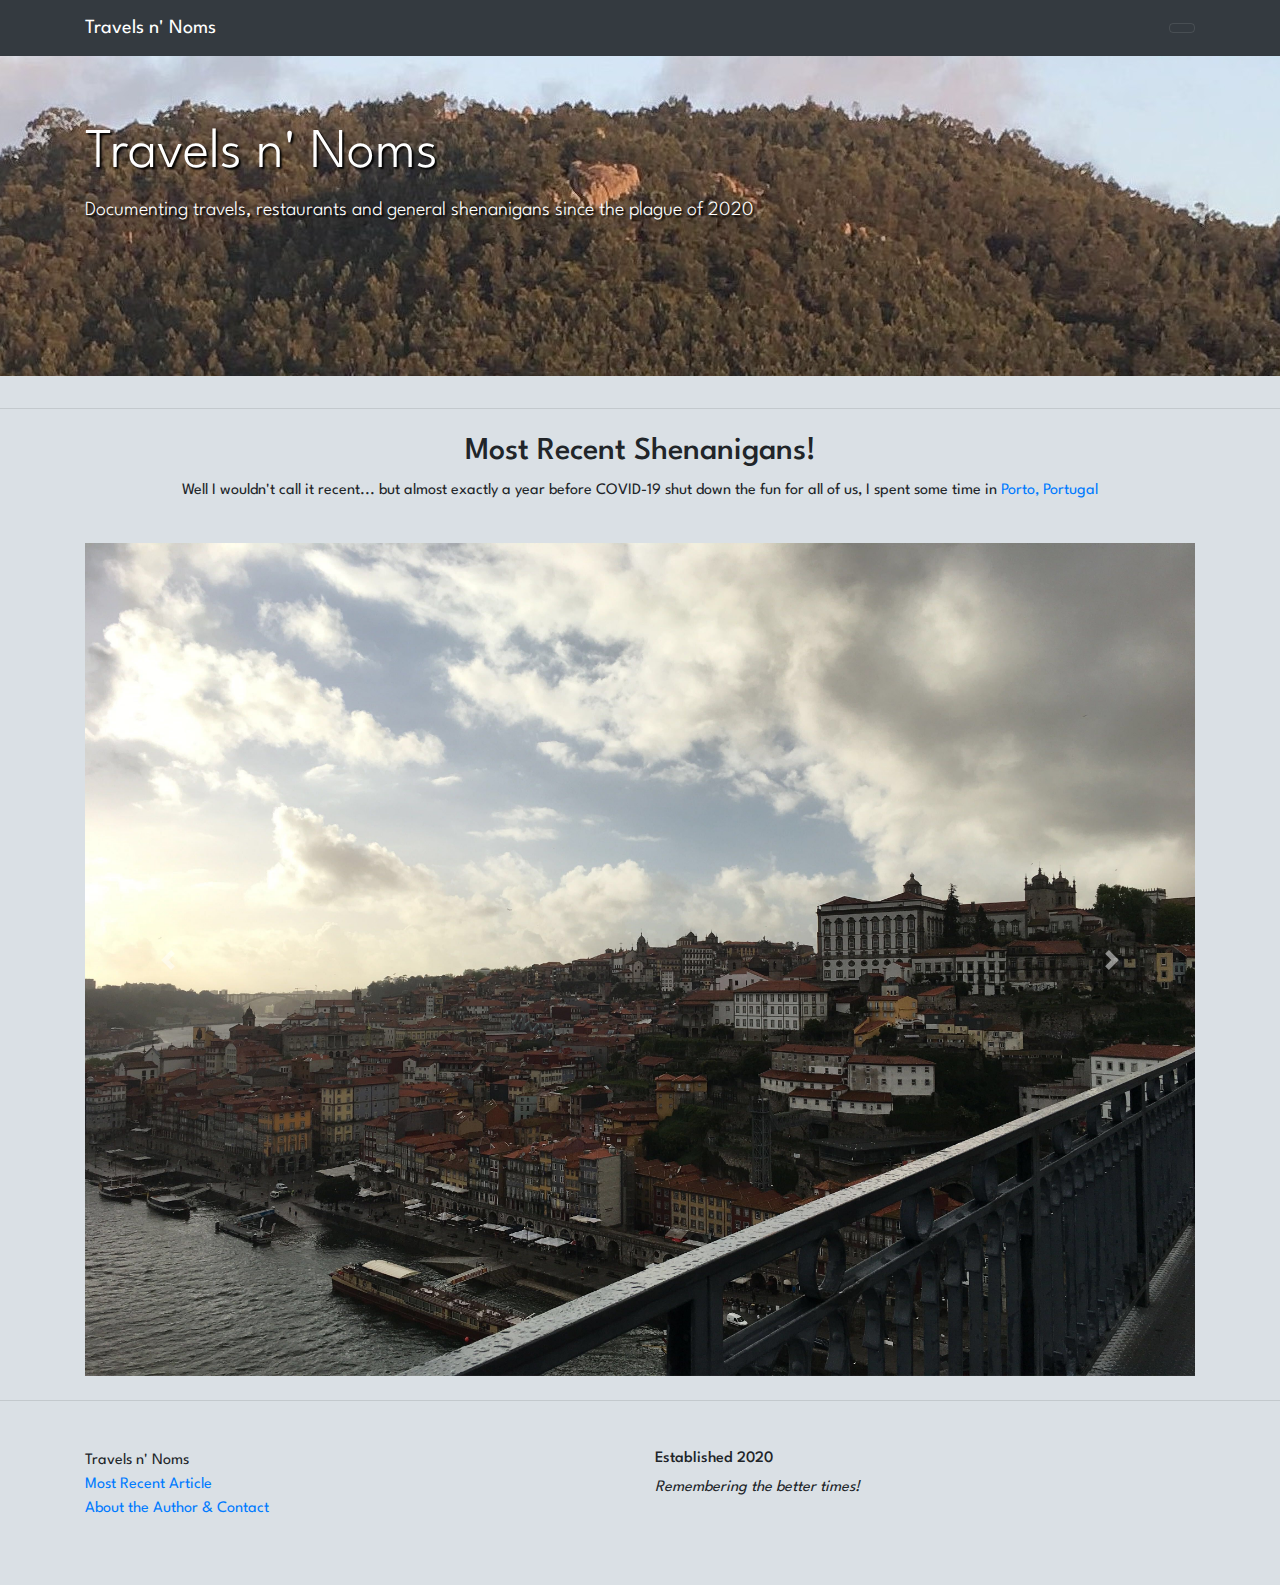
<file: index.html>
<!doctype html>
<html lang="en">
  <head>
    <meta charset="utf-8">
    <meta name="viewport" content="width=device-width, initial-scale=1, shrink-to-fit=no">
    <!-- Use of Google Fonts -->
    <link href="https://fonts.googleapis.com/css2?family=Spartan:wght@600&display=swap" rel="stylesheet">
    
    <!-- Use of Font Awesome -->
    <link rel="stylesheet" href="https://use.fontawesome.com/releases/v5.6.3/css/all.css" integrity="sha384-UHRtZLI+pbxtHCWp1t77Bi1L4ZtiqrqD80Kn4Z8NTSRyMA2Fd33n5dQ8lWUE00s/" crossorigin="anonymous">

    <!-- Bootstrap Link -->
    <link rel="stylesheet" href="https://stackpath.bootstrapcdn.com/bootstrap/4.4.1/css/bootstrap.min.css" integrity="sha384-Vkoo8x4CGsO3+Hhxv8T/Q5PaXtkKtu6ug5TOeNV6gBiFeWPGFN9MuhOf23Q9Ifjh" crossorigin="anonymous">

    <link rel="stylesheet" href="styles.css">
    <title>Travels n' Noms</title>
  </head>
  <body>
    <!-- Navbar -->
    <nav class="navbar navbar-dark bg-dark">
      <div class="container">
        <a class="navbar-brand" href="#">
          <!-- Use of Font Awesome -->
          <i class="fas fa-globe-americas"></i>
          Travels n' Noms
        </a>
        <button class="navbar-toggler toggler-example" type="button" data-toggle="collapse" data-target="#navbarSupportedContent1" aria-controls="navbarSupportedContent1" aria-expanded="false" aria-label="Toggle navigation">
            <span class="dark-blue-text">
                <i class="fas fa-bars fa-1x">

                </i>
            </span>
        </button>
      <div class="collapse navbar-collapse" id="navbarSupportedContent1">
        <ul class="navbar-nav mr-auto">
          <li class="nav-item active">
            <a class="nav-link" href="index.html">Home <span class="sr-only">(current)</span></a>
          </li>
          <li class="nav-item">
            <a class="nav-link" href="porto.html">Most Recent Article</a>
          </li>
          <li class="nav-item">
            <a class="nav-link" href="aboutcontact.html">About the Author & Contact</a>
          </li>
        </ul>
    </nav>
    </div>

    <!-- Jumbotron - Standard -->
    <div class="jumbotron jumbotron-standard jumbotron-fluid">
      <div class="container">
        <h1 class="display-4">Travels n' Noms</h1 class="display-4">
        <p class="lead">Documenting travels, restaurants and general shenanigans since the plague of 2020</p>
      </div>
    </div>

    <hr class="my-4">

    <div class="container">
      <div class="row">
        <div class="col text-center">
          <h2>Most Recent Shenanigans!</h2>
          <p>Well I wouldn't call it recent... but almost exactly a year before COVID-19 shut down the fun for all of us, I spent some time in <a href="porto.html">Porto, Portugal</a></p>
        </div>
      </div>
      
      <!-- Carousel -->
      <div id="carouselExampleControls" class="carousel slide mt-4" data-ride="carousel">
        <div class="carousel-inner">
          <div class="carousel-item active">
            <img src="Porto1.jpg" class="img-fluid" alt="Porto">
          </div>
          <div class="carousel-item">
            <img src="Porto2.jpg" class="img-fluid" alt="Clerigos">
          </div>
          <div class="carousel-item">
            <img src="Porto3.jpg" class="img-fluid" alt="Lello">
          </div>
      </div>
        <a class="carousel-control-prev" href="#carouselExampleControls" role="button" data-slide="prev">
          <span class="carousel-control-prev-icon" aria-hidden="true"></span>
          <span class="sr-only">Previous</span>
        </a>
        <a class="carousel-control-next" href="#carouselExampleControls" role="button" data-slide="next">
          <span class="carousel-control-next-icon" aria-hidden="true"></span>
          <span class="sr-only">Next</span>
        </a>
      </div>
    </div>

    <hr class="my-4">

    <!-- Footer -->
    <div class="container footer">
      <div class="row my-5">
        <div class="col-sm-6">
          <ul class="list-unstyled mt-6">
            <li>Travels n' Noms</li>
            <li><a href="porto.html">Most Recent Article</a></li>
            <li><a href="aboutcontact.html">About the Author & Contact</a></li>
          </ul>
        </div>
        <div class="col-sm-6">
          <h6>Established 2020</h6>
          <p class="mt-6"><em>Remembering the better times!</em></p>
        </div>
      </div>
    </div>

    <script src="https://code.jquery.com/jquery-3.4.1.slim.min.js" integrity="sha384-J6qa4849blE2+poT4WnyKhv5vZF5SrPo0iEjwBvKU7imGFAV0wwj1yYfoRSJoZ+n" crossorigin="anonymous"></script>
    <script src="https://cdn.jsdelivr.net/npm/popper.js@1.16.0/dist/umd/popper.min.js" integrity="sha384-Q6E9RHvbIyZFJoft+2mJbHaEWldlvI9IOYy5n3zV9zzTtmI3UksdQRVvoxMfooAo" crossorigin="anonymous"></script>
    <script src="https://stackpath.bootstrapcdn.com/bootstrap/4.4.1/js/bootstrap.min.js" integrity="sha384-wfSDF2E50Y2D1uUdj0O3uMBJnjuUD4Ih7YwaYd1iqfktj0Uod8GCExl3Og8ifwB6" crossorigin="anonymous"></script>
  </body>
</html>
</file>
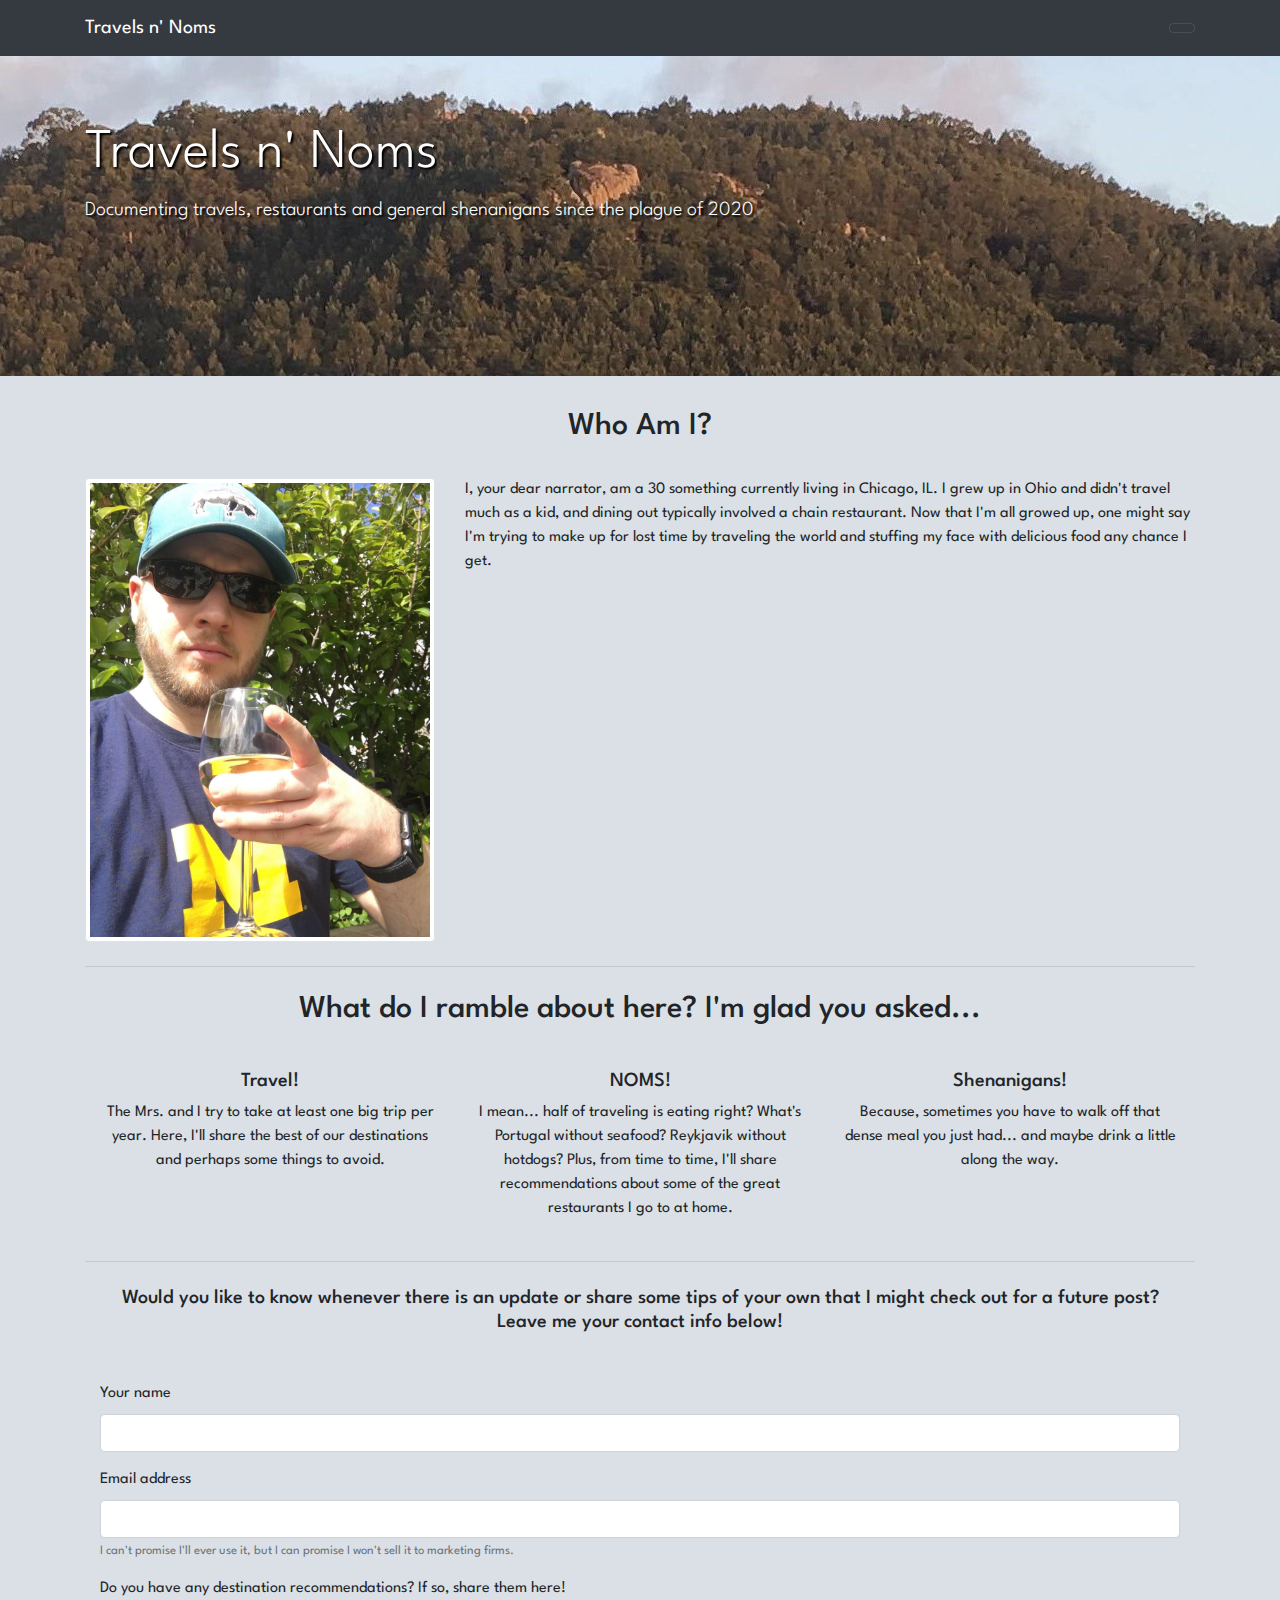
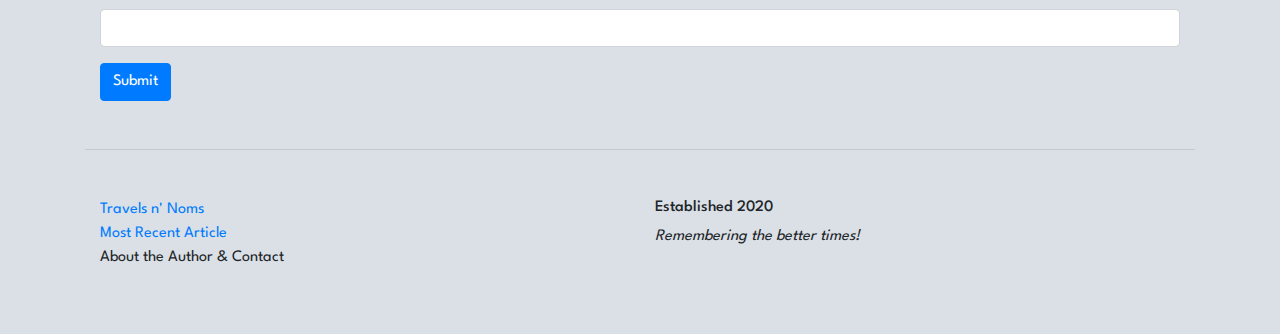
<file: aboutcontact.html>
<!doctype html>
<html lang="en">
  <head>

    <meta charset="utf-8">
    <meta name="viewport" content="width=device-width, initial-scale=1, shrink-to-fit=no">
    <!-- Use of Google Fonts -->
    <link href="https://fonts.googleapis.com/css2?family=Spartan:wght@600&display=swap" rel="stylesheet">
    
    <!-- Use of Font Awesome -->
    <link rel="stylesheet" href="https://use.fontawesome.com/releases/v5.6.3/css/all.css" integrity="sha384-UHRtZLI+pbxtHCWp1t77Bi1L4ZtiqrqD80Kn4Z8NTSRyMA2Fd33n5dQ8lWUE00s/" crossorigin="anonymous">

    <!-- Bootstrap Link -->
    <link rel="stylesheet" href="https://stackpath.bootstrapcdn.com/bootstrap/4.4.1/css/bootstrap.min.css" integrity="sha384-Vkoo8x4CGsO3+Hhxv8T/Q5PaXtkKtu6ug5TOeNV6gBiFeWPGFN9MuhOf23Q9Ifjh" crossorigin="anonymous">

    <link rel="stylesheet" href="styles.css">

    <title>Travels n' Noms</title>
  </head>
  <body>
    <!-- Navbar -->
    <nav class="navbar navbar-dark bg-dark">
      <div class="container">
        <a class="navbar-brand" href="#">
          <!-- Use of Font Awesome -->
          <i class="fas fa-globe-americas"></i>  
          Travels n' Noms
        </a>
        <button class="navbar-toggler toggler-example" type="button" data-toggle="collapse" data-target="#navbarSupportedContent1" aria-controls="navbarSupportedContent1" aria-expanded="false" aria-label="Toggle navigation">
            <span class="dark-blue-text">
                <i class="fas fa-bars fa-1x">

                </i>
            </span>
        </button>
      <div class="collapse navbar-collapse" id="navbarSupportedContent1">
        <ul class="navbar-nav mr-auto">
          <li class="nav-item active">
            <a class="nav-link" href="index.html">Home</a>
          </li>
          <li class="nav-item">
            <a class="nav-link" href="porto.html">Most Recent Article</a>
          </li>
          <li class="nav-item">
            <a class="nav-link" href="aboutcontact.html">About the Author & Contact <span class="sr-only">(current)</span></a>
          </li>
        </ul>
    </nav>

    <!-- Jumbotron - Standard -->
    <div class="jumbotron jumbotron-standard jumbotron-fluid">
      <div class="container">
        <h1 class="display-4">Travels n' Noms</h1 class="display-4">
        <p class="lead">Documenting travels, restaurants and general shenanigans since the plague of 2020</p>
      </div>
    </div>

    <!-- Content -->
    <div class="container">
      <div class="row">
        <div class="col text-center">
          <h2>Who Am I?</h2>
        </div>
      </div>
        <div class="row mt-4">
          <div class="col-md-4 text-center me">
            <!-- Image Manipulation -->
            <img src="me.jpg" class="img-fluid img-thumbnail">
          </div>
          <div class="col-md-8 text-left">
            <p>I, your dear narrator, am a 30 something currently living in Chicago, IL.  I grew up in Ohio and didn't travel much as a kid, and dining out typically involved a chain restaurant. Now that I'm all growed up, one might say I'm trying to make up for lost time by traveling the world and stuffing my face with delicious food any chance I get.</p>
          </div>
      </div>

    <hr class="my-4">

    <div class="container">
      <div class="row">
        <div class="col text-center">
          <h2>What do I ramble about here? I'm glad you asked...</h2>
        </div>
      </div>
      <div class="row mt-4">
        <div class="col-md-4 text-center">
          <!-- Use of Font Awesome -->
          <h1><i class="fas fa-plane"></i></h1>
          <h5>Travel!</h5>
          <p>The Mrs. and I try to take at least one big trip per year.  Here, I'll share the best of our destinations and perhaps some things to avoid.</p>
        </div>
        <div class="col-md-4 text-center">
          <!-- Use of Font Awesome -->
          <h1><i class="fas fa-utensils"></i></h1>
          <h5>NOMS!</h5>
          <p>I mean... half of traveling is eating right?  What's Portugal without seafood?  Reykjavik without hotdogs? Plus, from time to time, I'll share recommendations about some of the great restaurants I go to at home.</p>
        </div>
        <div class="col-md-4 text-center">
          <!-- Use of Font Awesome -->
          <h1><i class="fas fa-wine-bottle"></i></i></h1>
          <h5>Shenanigans!</h5>
          <p>Because, sometimes you have to walk off that dense meal you just had... and maybe drink a little along the way.</p>
        </div>
      </div>
    </div>

    <hr class="my-4">
    
    <!-- Form/Netlify Form -->
    <div class="container text-center">
      <h5>Would you like to know whenever there is an update or share some tips of your own that I might check out for a future post?  Leave me your contact info below!</h1>
    </div>

    <div class="container my-5">
      <form netlify>
        <div class="form-group">
          <label for="name">Your name</label>
          <input type="text" class="form-control" id="name" name="name">
        </div>
        <div class="form-group">
          <label for="email">Email address</label>
          <input type="email" class="form-control" id="email" name="email">
          <small class="form-text text-muted">I can't promise I'll ever use it, but I can promise I won't sell it to marketing firms.</small>
        </div>
        <div class="form-group">
          <label for="username">Do you have any destination recommendations?  If so, share them here!</label>
          <input type="username" class="form-control" id="username" name="username">
        </div>
        <button type="submit" class="btn btn-primary">Submit</button>
      </form>
    </div>

    <hr class="my-4">

    <!-- Footer -->
    <div class="container footer">
      <div class="row my-5">
        <div class="col-sm-6">
          <ul class="list-unstyled mt-6">
            <li><a href="index.html">Travels n' Noms</a></li>
            <li><a href="porto.html">Most Recent Article</a></li>
            <li>About the Author & Contact</li>
          </ul>
        </div>
        <div class="col-sm-6">
          <h6>Established 2020</h6>
          <p class="mt-6"><em>Remembering the better times!</em></p>
        </div>
      </div>
    </div>

    <script src="https://code.jquery.com/jquery-3.4.1.slim.min.js" integrity="sha384-J6qa4849blE2+poT4WnyKhv5vZF5SrPo0iEjwBvKU7imGFAV0wwj1yYfoRSJoZ+n" crossorigin="anonymous"></script>
    <script src="https://cdn.jsdelivr.net/npm/popper.js@1.16.0/dist/umd/popper.min.js" integrity="sha384-Q6E9RHvbIyZFJoft+2mJbHaEWldlvI9IOYy5n3zV9zzTtmI3UksdQRVvoxMfooAo" crossorigin="anonymous"></script>
    <script src="https://stackpath.bootstrapcdn.com/bootstrap/4.4.1/js/bootstrap.min.js" integrity="sha384-wfSDF2E50Y2D1uUdj0O3uMBJnjuUD4Ih7YwaYd1iqfktj0Uod8GCExl3Og8ifwB6" crossorigin="anonymous"></script>
  </body>
</html>
</file>
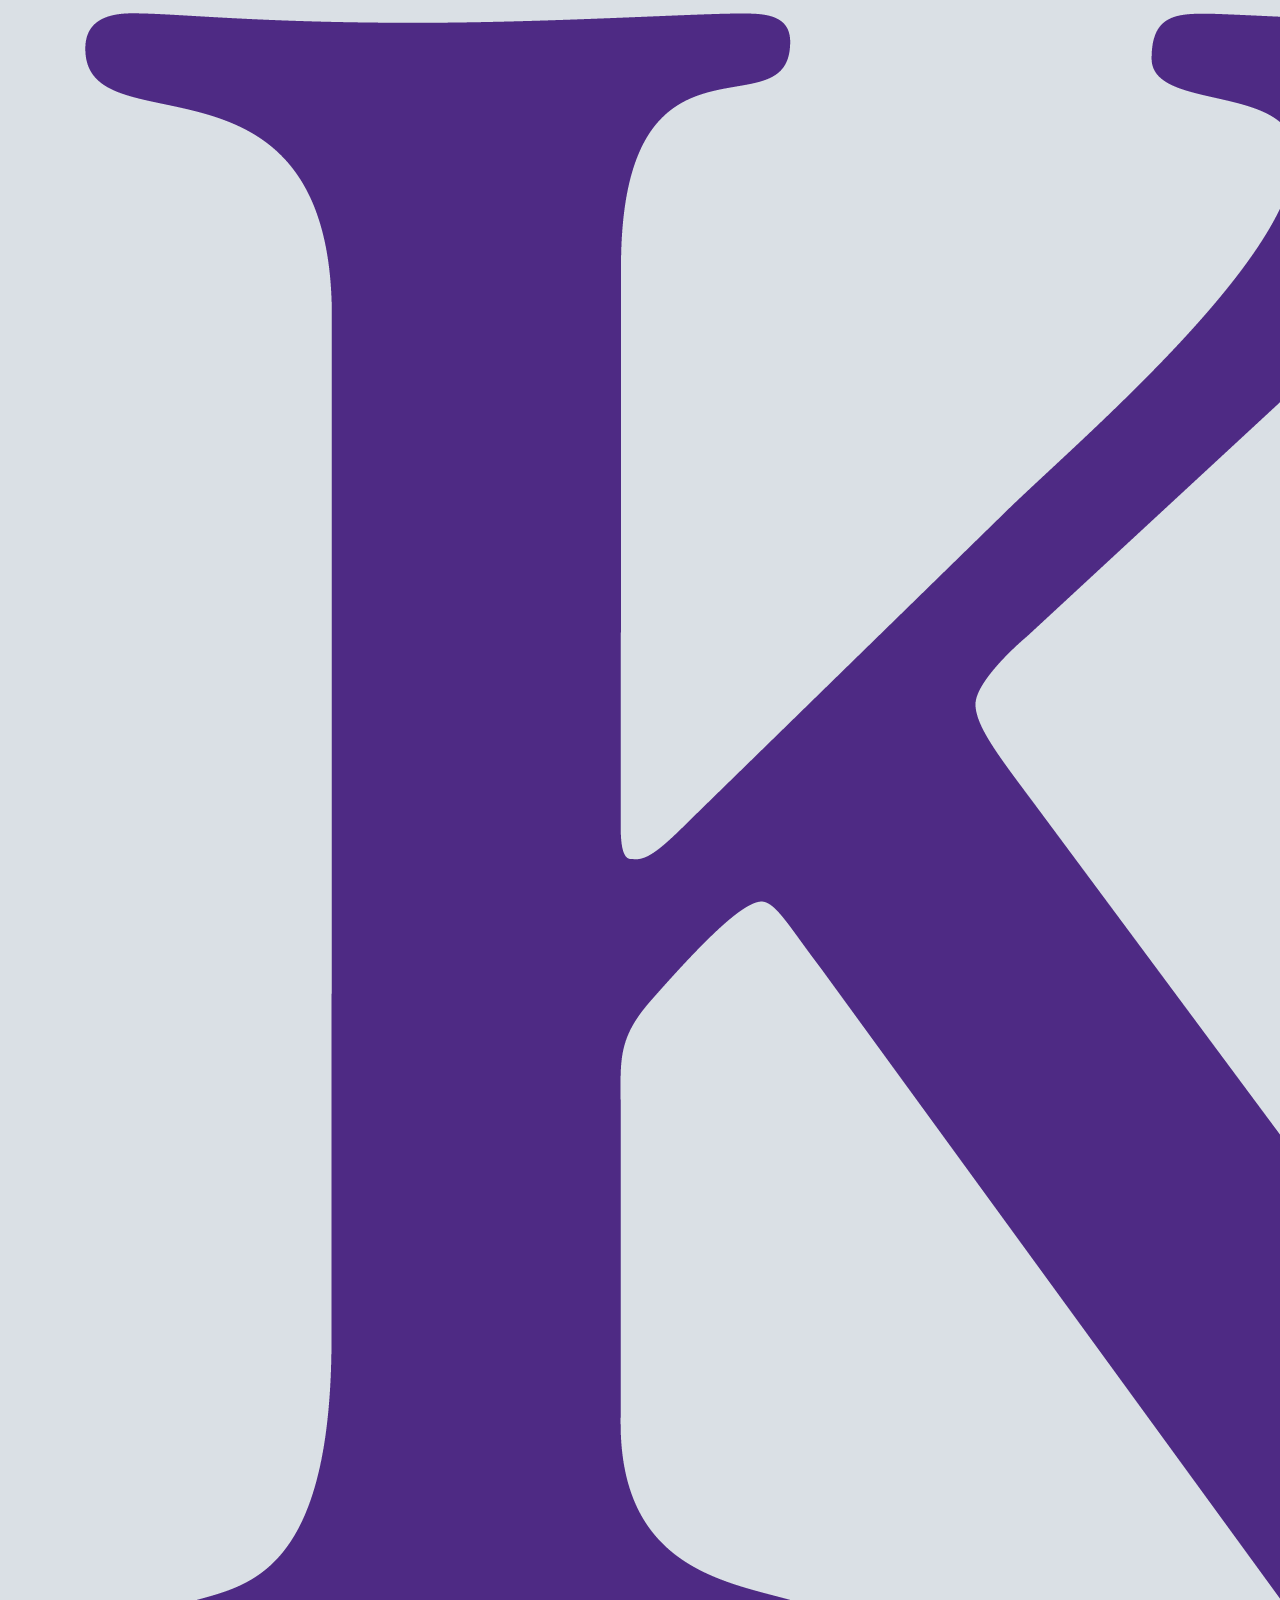
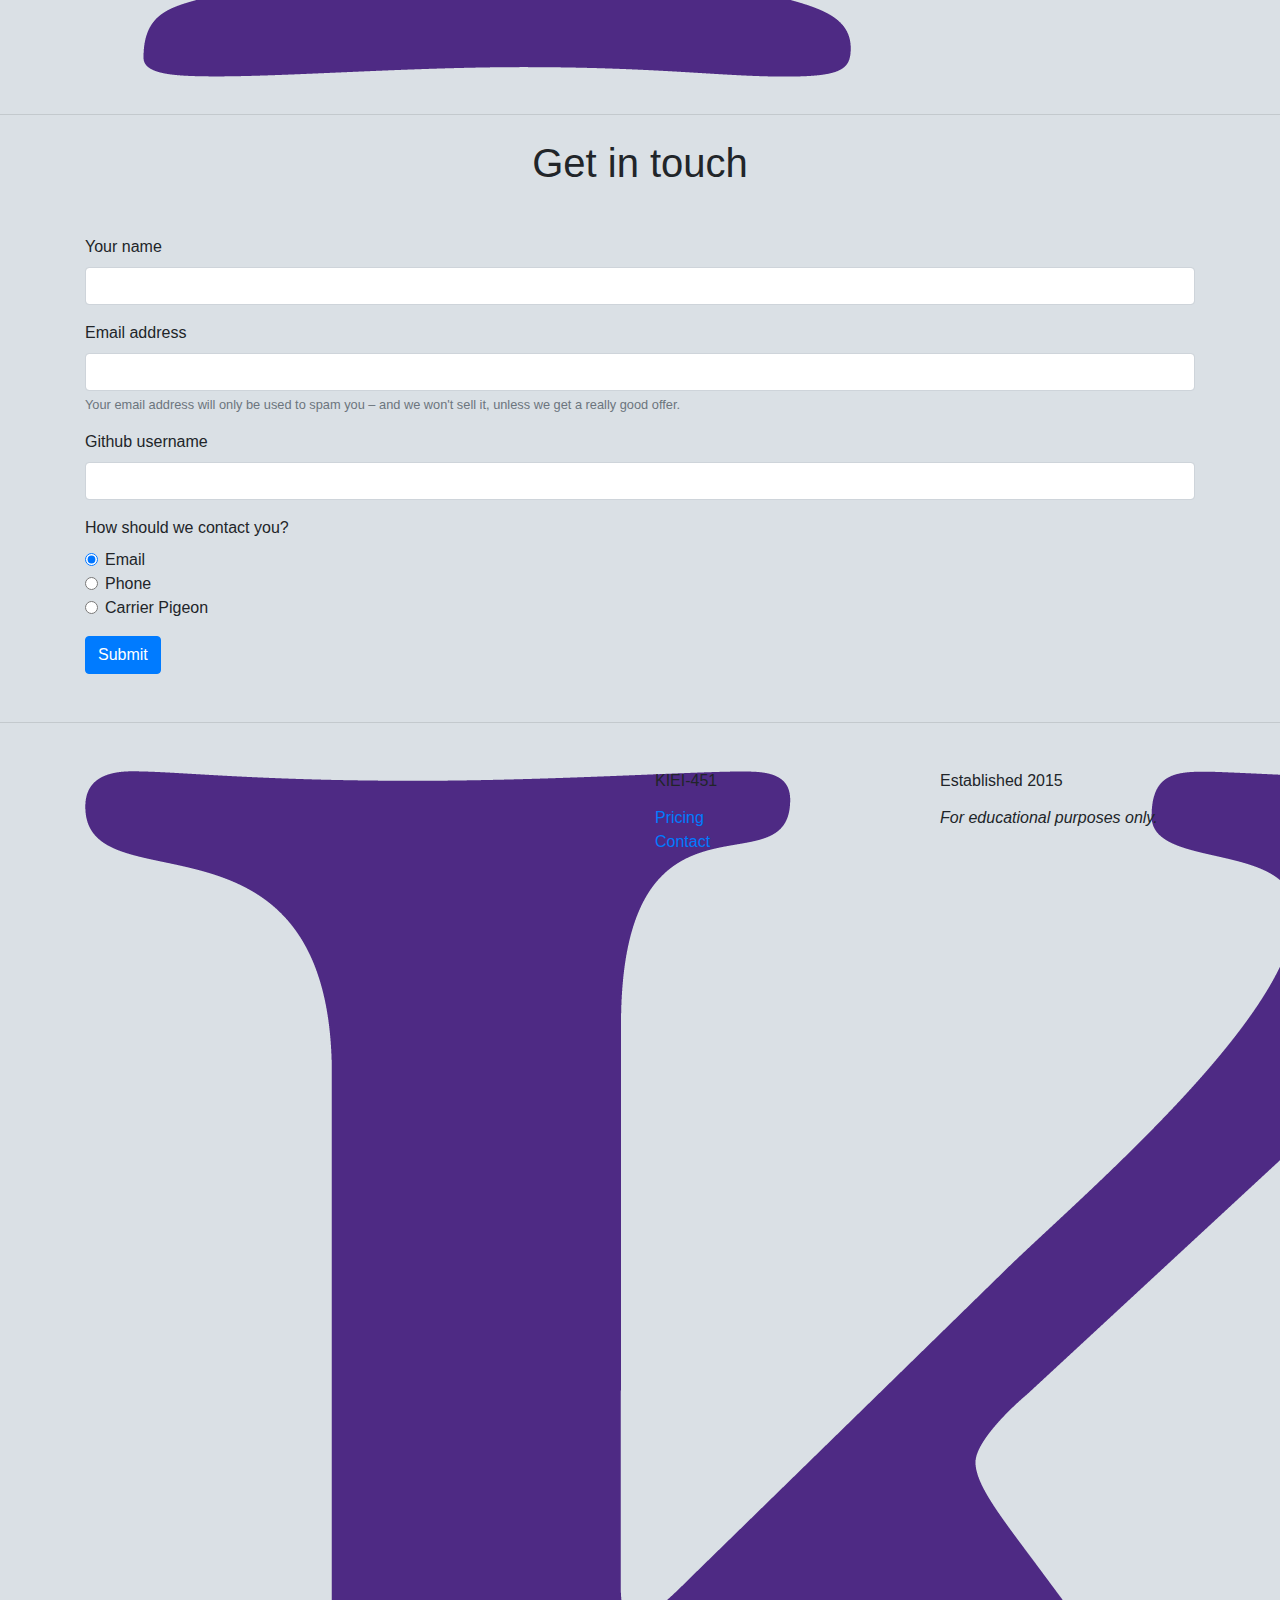
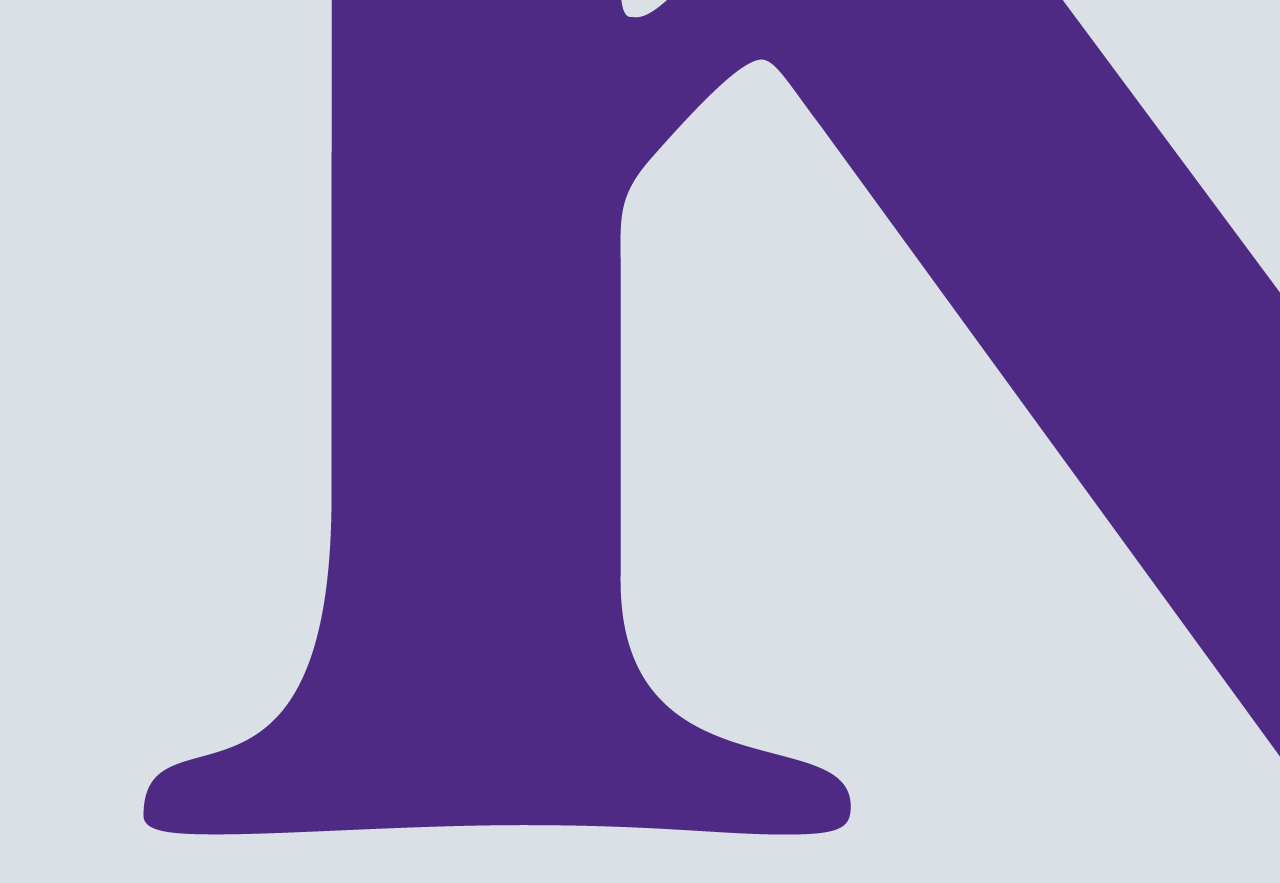
<file: contact.html>
<!-- I started with the Bootstrap starter template  -->
<!-- https://getbootstrap.com/docs/4.4/getting-started/introduction/#starter-template -->
<!doctype html>
<html lang="en">
  <head>
    <!-- Required meta tags -->
    <meta charset="utf-8">
    <meta name="viewport" content="width=device-width, initial-scale=1, shrink-to-fit=no">

    <!-- Google Fonts -->
    <link href="https://fonts.googleapis.com/css?family=Raleway|Roboto+Slab|Permanent+Marker&display=swap" rel="stylesheet">
    
    <!-- Font Awesome -->
    <link rel="stylesheet" href="https://use.fontawesome.com/releases/v5.6.3/css/all.css" integrity="sha384-UHRtZLI+pbxtHCWp1t77Bi1L4ZtiqrqD80Kn4Z8NTSRyMA2Fd33n5dQ8lWUE00s/" crossorigin="anonymous">

    <!-- Bootstrap CSS -->
    <link rel="stylesheet" href="https://stackpath.bootstrapcdn.com/bootstrap/4.4.1/css/bootstrap.min.css" integrity="sha384-Vkoo8x4CGsO3+Hhxv8T/Q5PaXtkKtu6ug5TOeNV6gBiFeWPGFN9MuhOf23Q9Ifjh" crossorigin="anonymous">

    <!-- My own CSS -->
    <link rel="stylesheet" href="styles.css">

    <title>Hello, KIEI-451!</title>
  </head>
  <body>
    <!-- Navbar -->
    <!-- https://getbootstrap.com/docs/4.4/components/navbar -->
    <!-- I'm using the "navbar-light" color scheme, and a custom background color, defined in my styles.css -->
    <!-- Because the navbar has a "container" inside, it has gutters (spacing) on the left and right -->
    <!-- https://getbootstrap.com/docs/4.4/components/navbar/#containers -->
    <nav class="navbar navbar-expand-lg navbar-light">
      <div class="container">
        <a class="navbar-brand" href="#">
          <img src="K_RGB.png" class="d-inline-block align-middle">
          KIEI-451
        </a>
        <button class="navbar-toggler" type="button" data-toggle="collapse" data-target="#navbarNavAltMarkup" aria-controls="navbarNavAltMarkup" aria-expanded="false" aria-label="Toggle navigation">
          <span class="navbar-toggler-icon"></span>
        </button>
        <div class="collapse navbar-collapse" id="navbarNavAltMarkup">
          <!-- The "ml-auto" means - set the left margin as high as you can, automatically -->
          <!-- This causes the links to move to the right -->
          <!-- https://getbootstrap.com/docs/4.4/utilities/flex/#auto-margins -->
          <div class="navbar-nav mr-auto">
            <a class="nav-item nav-link" href="index.html">Home <span class="sr-only">(current)</span></a>
            <a class="nav-item nav-link active" href="pricing.html">Pricing</a>
          </div>
          <div class="navbar-nav ml-auto">
            <a class="btn btn-outline-info" href="contact.html">Contact Us</a>
          </div>
        </div>
      </div>
    </nav>

    <hr class="my-4">

    <div class="container text-center">
      <h1>Get in touch</h1>
    </div>

    <div class="container my-5">
      <form netlify>
        <div class="form-group">
          <label for="name">Your name</label>
          <input type="text" class="form-control" id="name" name="name">
        </div>
        <div class="form-group">
          <label for="email">Email address</label>
          <input type="email" class="form-control" id="email" name="email">
          <small class="form-text text-muted">Your email address will only be used to spam you – and we won't sell it, unless we get a really good offer.</small>
        </div>
        <div class="form-group">
          <label for="username">Github username</label>
          <input type="username" class="form-control" id="username" name="username">
        </div>
        <div class="form-group">
          <label>How should we contact you?</label>
          <div class="form-check">
            <input class="form-check-input" type="radio" name="contactMethod" id="contactEmail" value="email" checked>
            <label class="form-check-label" for="contactEmail">
              Email
            </label>
          </div>
          <div class="form-check">
            <input class="form-check-input" type="radio" name="contactMethod" id="contactPhone" value="phone">
            <label class="form-check-label" for="contactPhone">
              Phone
            </label>
          </div>
          <div class="form-check">
            <input class="form-check-input" type="radio" name="contactMethod" id="contactPigeon" value="pigeon">
            <label class="form-check-label" for="contactPigeon">
              Carrier Pigeon
            </label>
          </div>
        </div>
        <button type="submit" class="btn btn-primary">Submit</button>
      </form>
    </div>

    <hr class="my-4">

    <!-- Footer, just another grid, with a class added for custom styling -->
    <div class="container footer">
      <div class="row my-5">
        <div class="col-sm-6">
          <img src="K_RGB.png">
        </div>
        <div class="col-sm-3">
          <h6>KIEI-451</h6>
          <ul class="list-unstyled mt-3">
            <li><a href="pricing.html">Pricing</a></li>
            <li><a href="contact.html">Contact</a></li>
          </ul>
        </div>
        <div class="col-sm-3">
          <h6>Established 2015</h6>
          <p class="mt-3"><em>For educational purposes only.</em></p>
        </div>
      </div>
    </div>

    <!-- Optional JavaScript -->
    <!-- jQuery first, then Popper.js, then Bootstrap JS -->
    <script src="https://code.jquery.com/jquery-3.4.1.slim.min.js" integrity="sha384-J6qa4849blE2+poT4WnyKhv5vZF5SrPo0iEjwBvKU7imGFAV0wwj1yYfoRSJoZ+n" crossorigin="anonymous"></script>
    <script src="https://cdn.jsdelivr.net/npm/popper.js@1.16.0/dist/umd/popper.min.js" integrity="sha384-Q6E9RHvbIyZFJoft+2mJbHaEWldlvI9IOYy5n3zV9zzTtmI3UksdQRVvoxMfooAo" crossorigin="anonymous"></script>
    <script src="https://stackpath.bootstrapcdn.com/bootstrap/4.4.1/js/bootstrap.min.js" integrity="sha384-wfSDF2E50Y2D1uUdj0O3uMBJnjuUD4Ih7YwaYd1iqfktj0Uod8GCExl3Og8ifwB6" crossorigin="anonymous"></script>
  </body>
</html>
</file>
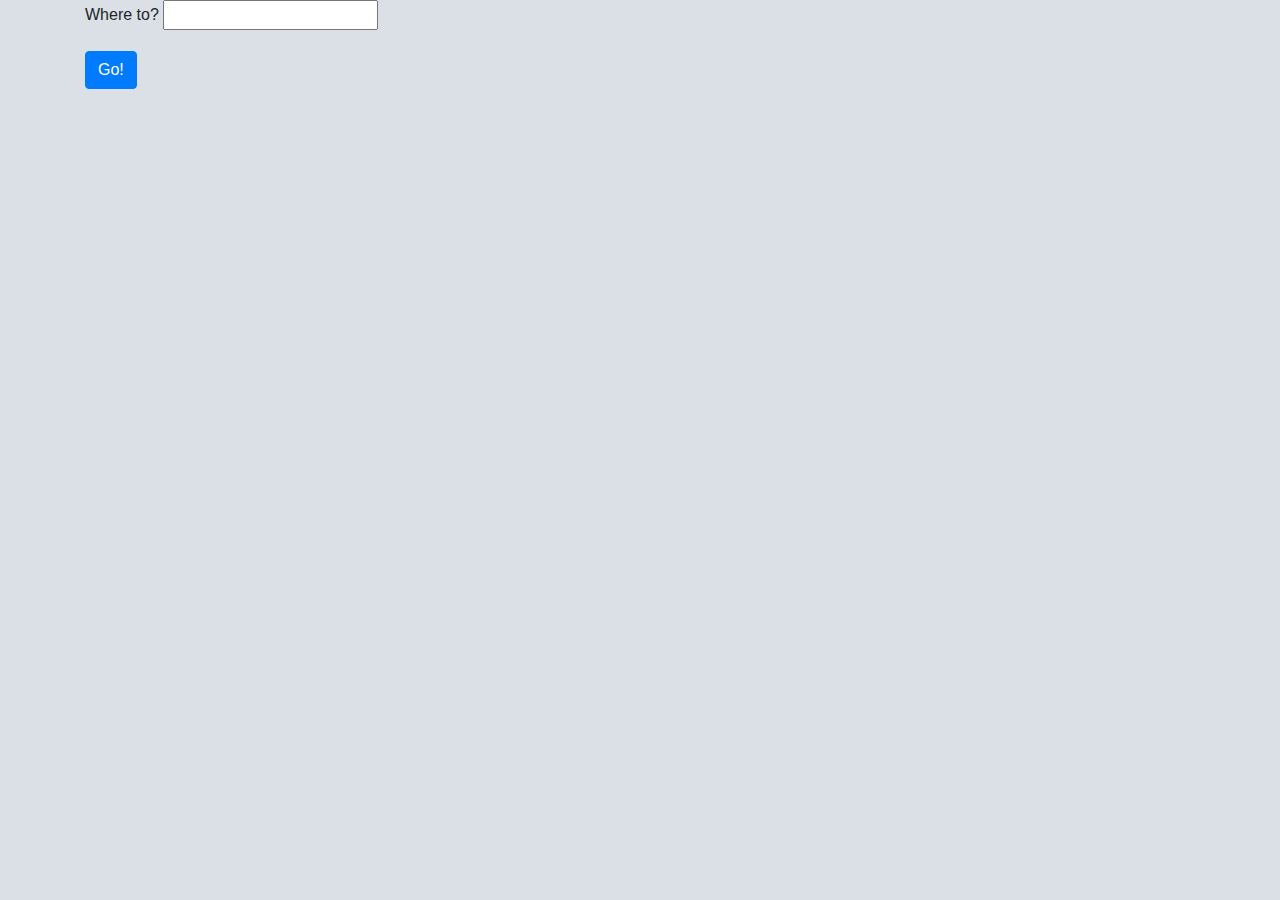
<file: forms.html>
<!-- I started with the Bootstrap starter template  -->
<!-- https://getbootstrap.com/docs/4.4/getting-started/introduction/#starter-template -->
<!doctype html>
<html lang="en">

<head>
  <!-- Required meta tags -->
  <meta charset="utf-8">
  <meta name="viewport" content="width=device-width, initial-scale=1, shrink-to-fit=no">

  <!-- Google Fonts -->
  <link href="https://fonts.googleapis.com/css?family=Raleway|Roboto+Slab|Permanent+Marker&display=swap"
    rel="stylesheet">

  <!-- Font Awesome -->
  <link rel="stylesheet" href="https://use.fontawesome.com/releases/v5.6.3/css/all.css"
    integrity="sha384-UHRtZLI+pbxtHCWp1t77Bi1L4ZtiqrqD80Kn4Z8NTSRyMA2Fd33n5dQ8lWUE00s/" crossorigin="anonymous">

  <!-- Bootstrap CSS -->
  <link rel="stylesheet" href="https://stackpath.bootstrapcdn.com/bootstrap/4.4.1/css/bootstrap.min.css"
    integrity="sha384-Vkoo8x4CGsO3+Hhxv8T/Q5PaXtkKtu6ug5TOeNV6gBiFeWPGFN9MuhOf23Q9Ifjh" crossorigin="anonymous">

  <!-- My own CSS -->
  <link rel="stylesheet" href="styles.css">

  <title>Hello, KIEI-451!</title>
</head>
<body>

  <div class="container">
    <form action="https://maps.google.com">
      <div class="form-group">
        <label>Where to?</label>
        <input type="text" name="q">
      </div>
      <button type="submit" class="btn btn-primary">Go!</button>
    </form>
  </div>
  
  <!-- Optional JavaScript -->
  <!-- jQuery first, then Popper.js, then Bootstrap JS -->
  <script src="https://code.jquery.com/jquery-3.4.1.slim.min.js"
    integrity="sha384-J6qa4849blE2+poT4WnyKhv5vZF5SrPo0iEjwBvKU7imGFAV0wwj1yYfoRSJoZ+n"
    crossorigin="anonymous"></script>
  <script src="https://cdn.jsdelivr.net/npm/popper.js@1.16.0/dist/umd/popper.min.js"
    integrity="sha384-Q6E9RHvbIyZFJoft+2mJbHaEWldlvI9IOYy5n3zV9zzTtmI3UksdQRVvoxMfooAo"
    crossorigin="anonymous"></script>
  <script src="https://stackpath.bootstrapcdn.com/bootstrap/4.4.1/js/bootstrap.min.js"
    integrity="sha384-wfSDF2E50Y2D1uUdj0O3uMBJnjuUD4Ih7YwaYd1iqfktj0Uod8GCExl3Og8ifwB6"
    crossorigin="anonymous"></script>
</body>

</html>
</file>
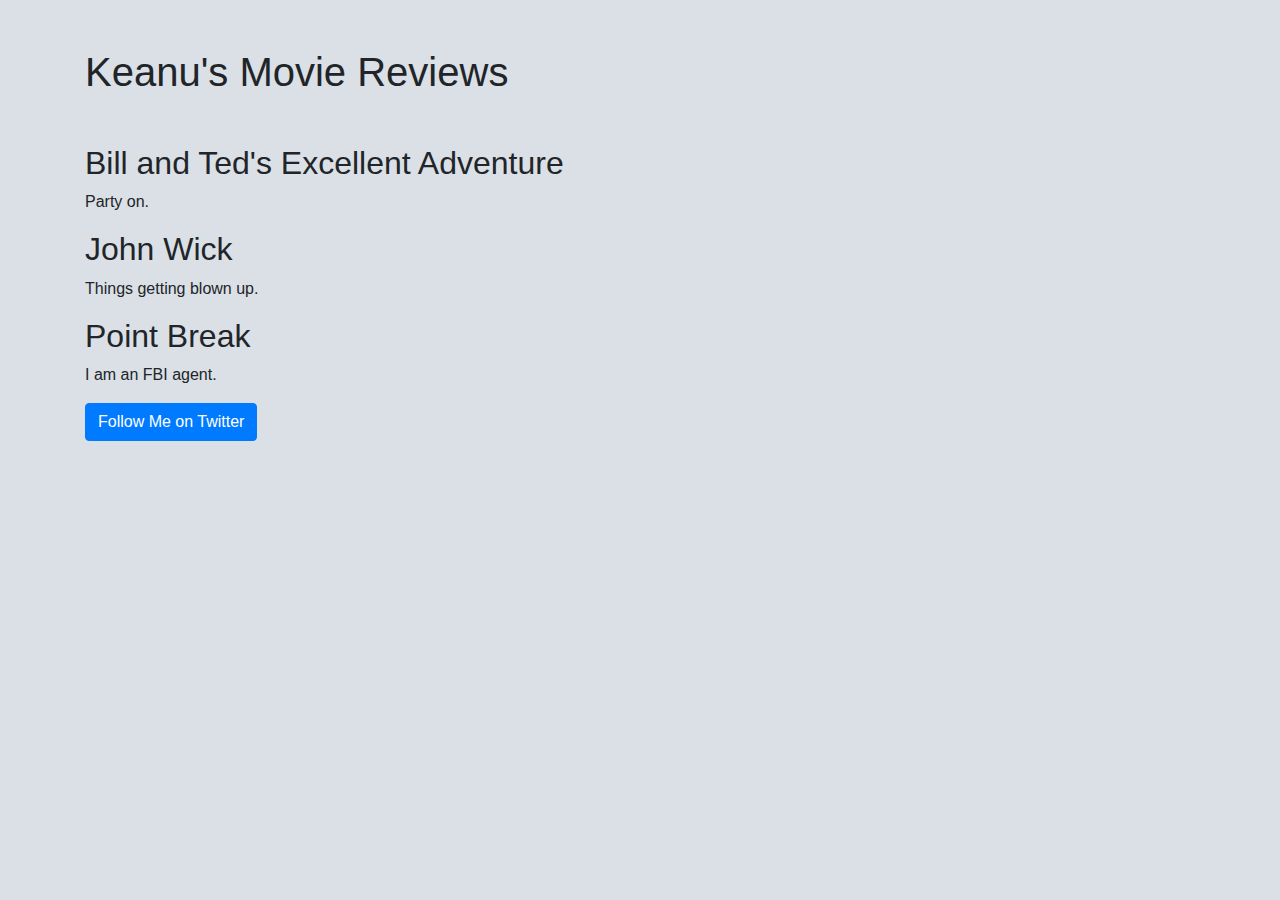
<file: movies.html>
<!-- I started with the Bootstrap starter template  -->
<!-- https://getbootstrap.com/docs/4.4/getting-started/introduction/#starter-template -->
<!doctype html>
<html lang="en">

<head>
  <!-- Required meta tags -->
  <meta charset="utf-8">
  <meta name="viewport" content="width=device-width, initial-scale=1, shrink-to-fit=no">

  <!-- Google Fonts -->
  <link href="https://fonts.googleapis.com/css?family=Raleway|Roboto+Slab|Permanent+Marker|Pacifico&display=swap"
    rel="stylesheet">

  <!-- Font Awesome -->
  <link rel="stylesheet" href="https://use.fontawesome.com/releases/v5.6.3/css/all.css"
    integrity="sha384-UHRtZLI+pbxtHCWp1t77Bi1L4ZtiqrqD80Kn4Z8NTSRyMA2Fd33n5dQ8lWUE00s/" crossorigin="anonymous">

  <!-- Bootstrap CSS -->
  <link rel="stylesheet" href="https://stackpath.bootstrapcdn.com/bootstrap/4.4.1/css/bootstrap.min.css"
    integrity="sha384-Vkoo8x4CGsO3+Hhxv8T/Q5PaXtkKtu6ug5TOeNV6gBiFeWPGFN9MuhOf23Q9Ifjh" crossorigin="anonymous">

  <!-- My own CSS -->
  <link rel="stylesheet" href="styles.css">

  <title>Hello, KIEI-451!</title>
</head>

<body>


  <div class="container mt-5">
    <h1 class="mb-5">Keanu's Movie Reviews</h1>
    
    <h2>Bill and Ted's Excellent Adventure</h2>
    <p>Party on.</p>
    <h3>
      <i class="fas fa-star"></i>
      <i class="fas fa-star"></i>
      <i class="fas fa-star"></i>
      <i class="fas fa-star"></i>
      <i class="fas fa-star"></i>
    </h3>

    <h2>John Wick</h2>
    <p>Things getting blown up.</p>
    <h3>
      <i class="fas fa-star"></i>
      <i class="fas fa-star"></i>
      <i class="fas fa-star"></i>
      <i class="fas fa-star"></i>
      <i class="far fa-star"></i>
    </h3>

    <h2>Point Break</h2>
    <p>I am an FBI agent.</p>
    <h3>
      <i class="fas fa-star"></i>
      <i class="fas fa-star"></i>
      <i class="fas fa-star"></i>
      <i class="fas fa-star"></i>
      <i class="far fa-star"></i>
    </h3>

    <p>
      <a href="https://twitter.com/eng" class="btn btn-primary">
        <i class="fab fa-twitter"></i>
        Follow Me on Twitter
      </a>
    </p>
  </div>


  <!-- Optional JavaScript -->
  <!-- jQuery first, then Popper.js, then Bootstrap JS -->
  <script src="https://code.jquery.com/jquery-3.4.1.slim.min.js"
    integrity="sha384-J6qa4849blE2+poT4WnyKhv5vZF5SrPo0iEjwBvKU7imGFAV0wwj1yYfoRSJoZ+n"
    crossorigin="anonymous"></script>
  <script src="https://cdn.jsdelivr.net/npm/popper.js@1.16.0/dist/umd/popper.min.js"
    integrity="sha384-Q6E9RHvbIyZFJoft+2mJbHaEWldlvI9IOYy5n3zV9zzTtmI3UksdQRVvoxMfooAo"
    crossorigin="anonymous"></script>
  <script src="https://stackpath.bootstrapcdn.com/bootstrap/4.4.1/js/bootstrap.min.js"
    integrity="sha384-wfSDF2E50Y2D1uUdj0O3uMBJnjuUD4Ih7YwaYd1iqfktj0Uod8GCExl3Og8ifwB6"
    crossorigin="anonymous"></script>
</body>

</html>
</file>
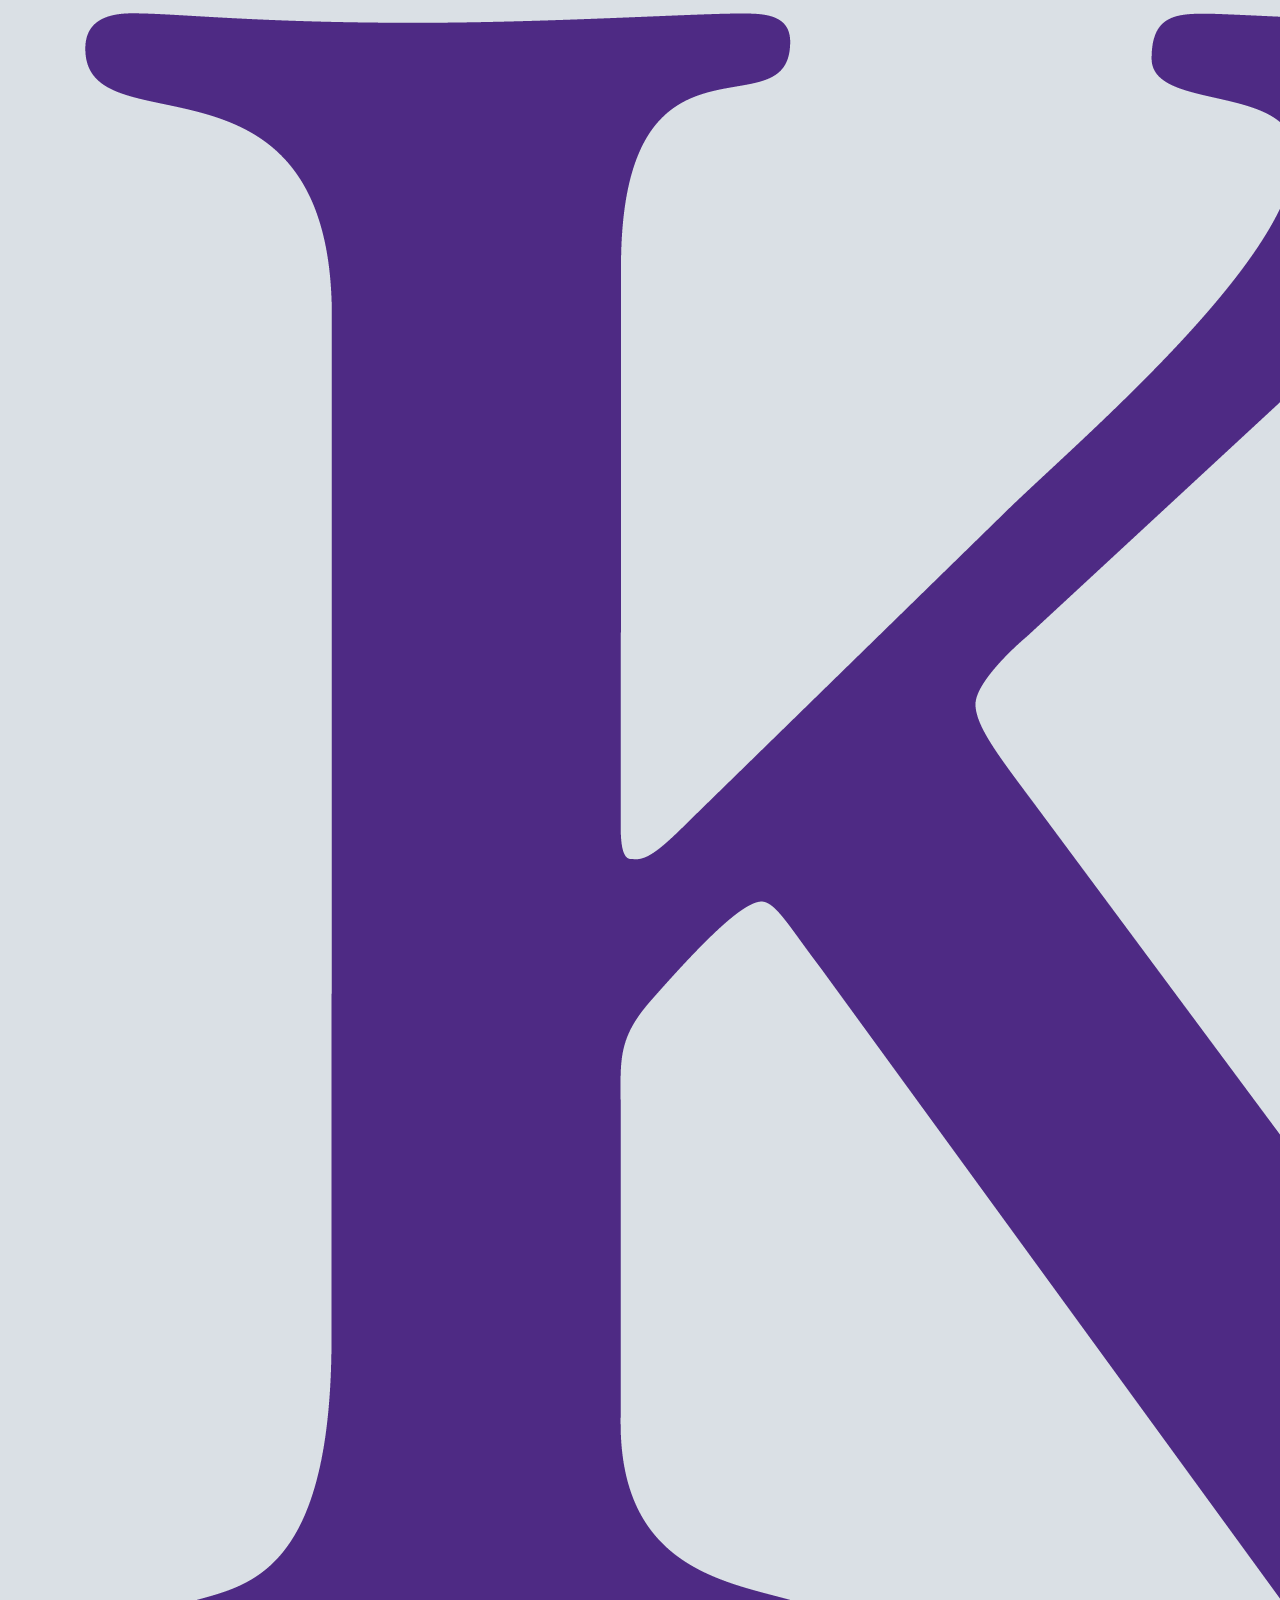
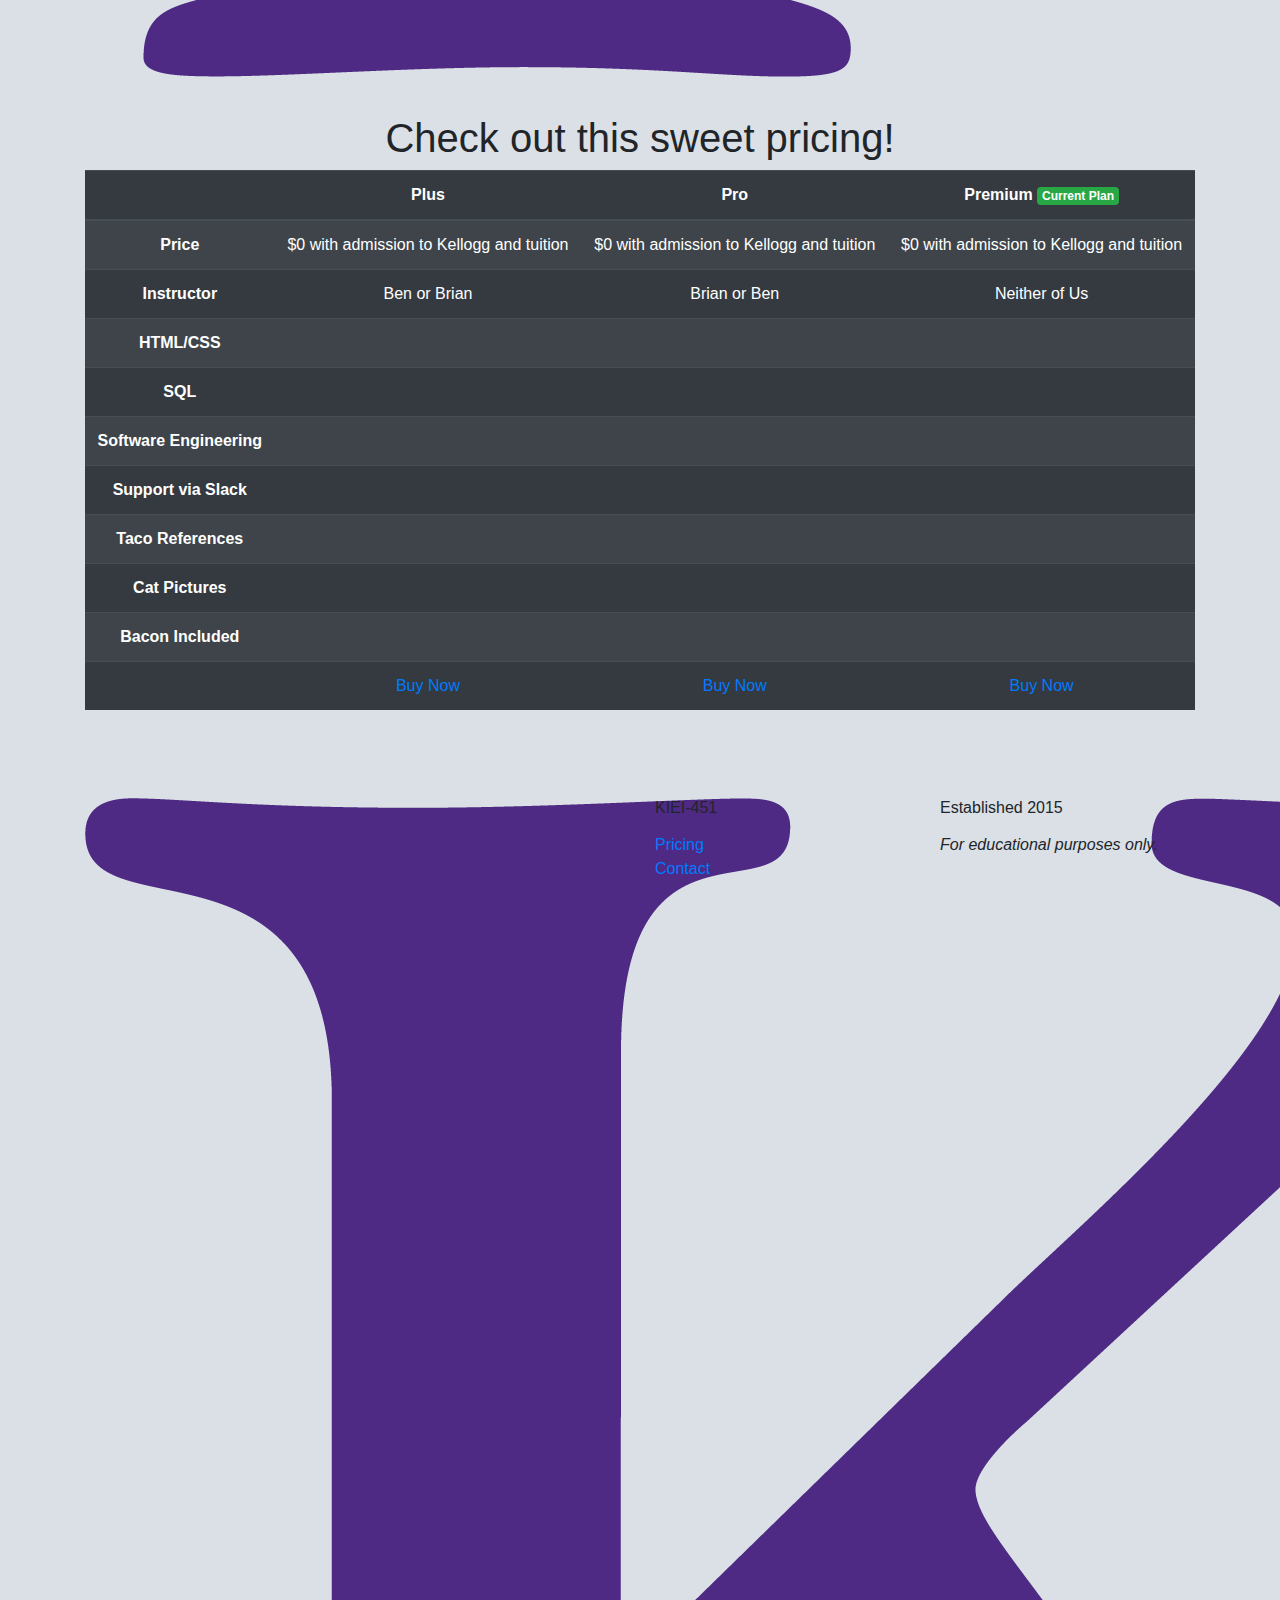
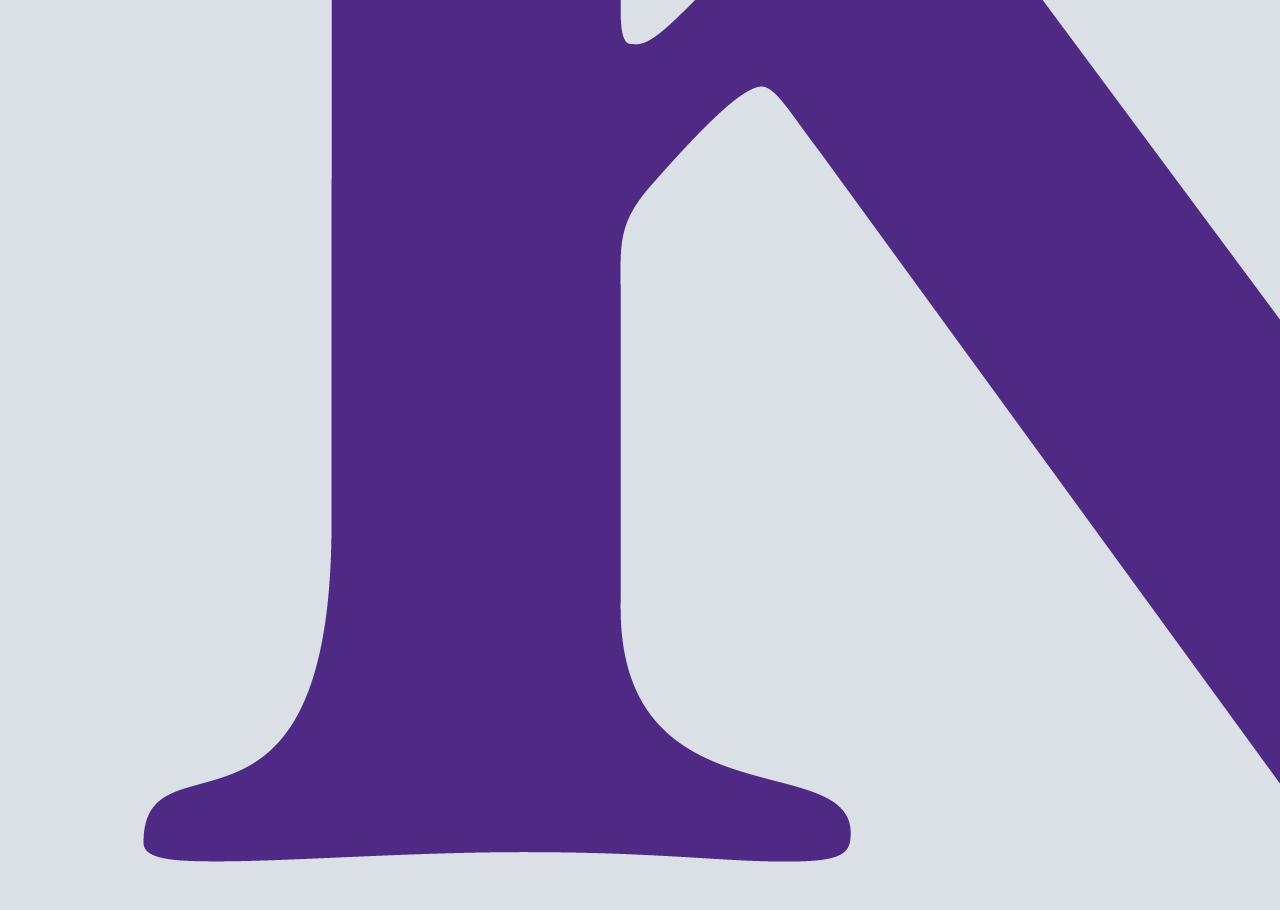
<file: pricing.html>
<!-- I started with the Bootstrap starter template  -->
<!-- https://getbootstrap.com/docs/4.4/getting-started/introduction/#starter-template -->
<!doctype html>
<html lang="en">
  <head>
    <!-- Required meta tags -->
    <meta charset="utf-8">
    <meta name="viewport" content="width=device-width, initial-scale=1, shrink-to-fit=no">

    <!-- Google Fonts -->
    <link href="https://fonts.googleapis.com/css?family=Raleway|Roboto+Slab|Permanent+Marker&display=swap" rel="stylesheet">
    
    <!-- Font Awesome -->
    <link rel="stylesheet" href="https://use.fontawesome.com/releases/v5.6.3/css/all.css" integrity="sha384-UHRtZLI+pbxtHCWp1t77Bi1L4ZtiqrqD80Kn4Z8NTSRyMA2Fd33n5dQ8lWUE00s/" crossorigin="anonymous">

    <!-- Bootstrap CSS -->
    <link rel="stylesheet" href="https://stackpath.bootstrapcdn.com/bootstrap/4.4.1/css/bootstrap.min.css" integrity="sha384-Vkoo8x4CGsO3+Hhxv8T/Q5PaXtkKtu6ug5TOeNV6gBiFeWPGFN9MuhOf23Q9Ifjh" crossorigin="anonymous">

    <!-- My own CSS -->
    <link rel="stylesheet" href="styles.css">

    <title>Hello, KIEI-451!</title>
  </head>
  <body>
    <!-- Navbar -->
    <!-- https://getbootstrap.com/docs/4.4/components/navbar -->
    <!-- I'm using the "navbar-light" color scheme, and a custom background color, defined in my styles.css -->
    <!-- Because the navbar has a "container" inside, it has gutters (spacing) on the left and right -->
    <!-- https://getbootstrap.com/docs/4.4/components/navbar/#containers -->
    <nav class="navbar navbar-expand-lg navbar-light">
      <div class="container">
        <a class="navbar-brand" href="#">
          <img src="K_RGB.png" class="d-inline-block align-middle">
          KIEI-451
        </a>
        <button class="navbar-toggler" type="button" data-toggle="collapse" data-target="#navbarNavAltMarkup" aria-controls="navbarNavAltMarkup" aria-expanded="false" aria-label="Toggle navigation">
          <span class="navbar-toggler-icon"></span>
        </button>
        <div class="collapse navbar-collapse" id="navbarNavAltMarkup">
          <!-- The "ml-auto" means - set the left margin as high as you can, automatically -->
          <!-- This causes the links to move to the right -->
          <!-- https://getbootstrap.com/docs/4.4/utilities/flex/#auto-margins -->
          <div class="navbar-nav mr-auto">
            <a class="nav-item nav-link" href="index.html">Home <span class="sr-only">(current)</span></a>
            <a class="nav-item nav-link active" href="pricing.html">Pricing</a>
          </div>
          <div class="navbar-nav ml-auto">
            <a class="btn btn-outline-info" href="contact.html">Contact Us</a>
          </div>
        </div>
      </div>
    </nav>

    <!-- Just a div, with a custom background color -->
    <div class="pricing py-4">
      <div class="container">
        <div class="row">
          <div class="col text-center">
            <h1>Check out this sweet pricing!</h1>
            <table class="table table-striped table-dark table-hover">
              <thead>
                <tr>
                  <th></th>
                  <th>Plus</th>
                  <th>Pro</th>
                  <th>Premium <span class="badge badge-success">Current Plan</span></th>
                </tr>
              </thead>
              <tbody>
                <tr>
                  <th>Price</th>
                  <td>$0 with admission to Kellogg and tuition</td>
                  <td>$0 with admission to Kellogg and tuition</td>
                  <td>$0 with admission to Kellogg and tuition</td>
                </tr>
                <tr>
                  <th>Instructor</th>
                  <td>Ben or Brian</td>
                  <td>Brian or Ben</td>
                  <td>Neither of Us</td>
                </tr>
                <tr>
                  <th>HTML/CSS</th>
                  <td><i class="text-success fas fa-check-circle"></i></td>
                  <td><i class="text-success fas fa-check-circle"></i></td>
                  <td><i class="text-success fas fa-check-circle"></i></td>
                </tr>
                <tr>
                  <th>SQL</th>
                  <td><i class="text-success fas fa-check-circle"></i></td>
                  <td><i class="text-success fas fa-check-circle"></i></td>
                  <td><i class="text-success fas fa-check-circle"></i></td>
                </tr>
                <tr>
                  <th>Software Engineering</th>
                  <td><i class="text-success fas fa-check-circle"></i></td>
                  <td><i class="text-success fas fa-check-circle"></i></td>
                  <td><i class="text-success fas fa-check-circle"></i></td>
                </tr>
                <tr>
                  <th>Support via Slack</th>
                  <td><i class="text-danger fas fa-minus-circle"></i></td>
                  <td><i class="text-success fas fa-check-circle"></i></td>
                  <td><i class="text-success fas fa-check-circle"></i></td>
                </tr>
                <tr>
                  <th>Taco References</th>
                  <td><i class="text-danger fas fa-minus-circle"></i></td>
                  <td><i class="text-success fas fa-check-circle"></i></td>
                  <td><i class="text-success fas fa-check-circle"></i></td>
                </tr>
                <tr>
                  <th>Cat Pictures</th>
                  <td><i class="text-danger fas fa-minus-circle"></i></td>
                  <td><i class="text-danger fas fa-minus-circle"></i></td>
                  <td><i class="text-success fas fa-check-circle"></i></td>
                </tr>
                <tr>
                  <th>Bacon Included</th>
                  <td><i class="text-danger fas fa-minus-circle"></i></td>
                  <td><i class="text-danger fas fa-minus-circle"></i></td>
                  <td><i class="text-success fas fa-check-circle"></i></td>
                </tr>
                <tr>
                  <td></td>
                  <td><script src="https://gumroad.com/js/gumroad.js"></script>
<a class="gumroad-button" href="https://gum.co/zKluE?wanted=true" target="_blank">Buy Now</a></td>
                  <td><script src="https://gumroad.com/js/gumroad.js"></script>
<a class="gumroad-button" href="https://gum.co/zKluE?wanted=true" target="_blank">Buy Now</a></td>
                  <td><script src="https://gumroad.com/js/gumroad.js"></script>
<a class="gumroad-button" href="https://gum.co/zKluE?wanted=true" target="_blank">Buy Now</a></td>
                </tr>
              </tbody>
            </table>
          </div>
        </div>
      </div>
    </div>

    <!-- Footer, just another grid, with a class added for custom styling -->
    <div class="container footer">
      <div class="row my-5">
        <div class="col-sm-6">
          <img src="K_RGB.png">
        </div>
        <div class="col-sm-3">
          <h6>KIEI-451</h6>
          <ul class="list-unstyled mt-3">
            <li><a href="pricing.html">Pricing</a></li>
            <li><a href="contact.html">Contact</a></li>
          </ul>
        </div>
        <div class="col-sm-3">
          <h6>Established 2015</h6>
          <p class="mt-3"><em>For educational purposes only.</em></p>
        </div>
      </div>
    </div>

    <!-- Optional JavaScript -->
    <!-- jQuery first, then Popper.js, then Bootstrap JS -->
    <script src="https://code.jquery.com/jquery-3.4.1.slim.min.js" integrity="sha384-J6qa4849blE2+poT4WnyKhv5vZF5SrPo0iEjwBvKU7imGFAV0wwj1yYfoRSJoZ+n" crossorigin="anonymous"></script>
    <script src="https://cdn.jsdelivr.net/npm/popper.js@1.16.0/dist/umd/popper.min.js" integrity="sha384-Q6E9RHvbIyZFJoft+2mJbHaEWldlvI9IOYy5n3zV9zzTtmI3UksdQRVvoxMfooAo" crossorigin="anonymous"></script>
    <script src="https://stackpath.bootstrapcdn.com/bootstrap/4.4.1/js/bootstrap.min.js" integrity="sha384-wfSDF2E50Y2D1uUdj0O3uMBJnjuUD4Ih7YwaYd1iqfktj0Uod8GCExl3Og8ifwB6" crossorigin="anonymous"></script>
  </body>
</html>
</file>
<file: styles.css>
body {
  /* Google Font/Bootstrap Override 1 */  
  font-family: 'Spartan', sans-serif;
  /* Bootstrap Override 2 */
  background-color: #dae0e5
  }
  /* Bootstrap Override 3 */  
  h3 {
  text-decoration: underline
  }

  .jumbotron-standard {
    background-attachment: fixed;
    background-image: url(jumbotron.jpg);
    background-position: top;
    background-repeat: no-repeat;
    background-size: auto auto;
    color: white;
    text-shadow: 2px 2px 2px black;
    min-height: 20em
  }
  
  .jumbotron-porto {
    background-attachment: fixed;
    background-image: url(jumbo-porto.jpg);
    background-position: top;
    background-repeat: no-repeat;
    background-size: auto auto;
    color: white;
    text-shadow: 2px 2px 2px black;
    min-height: 20em
  }
</file>
